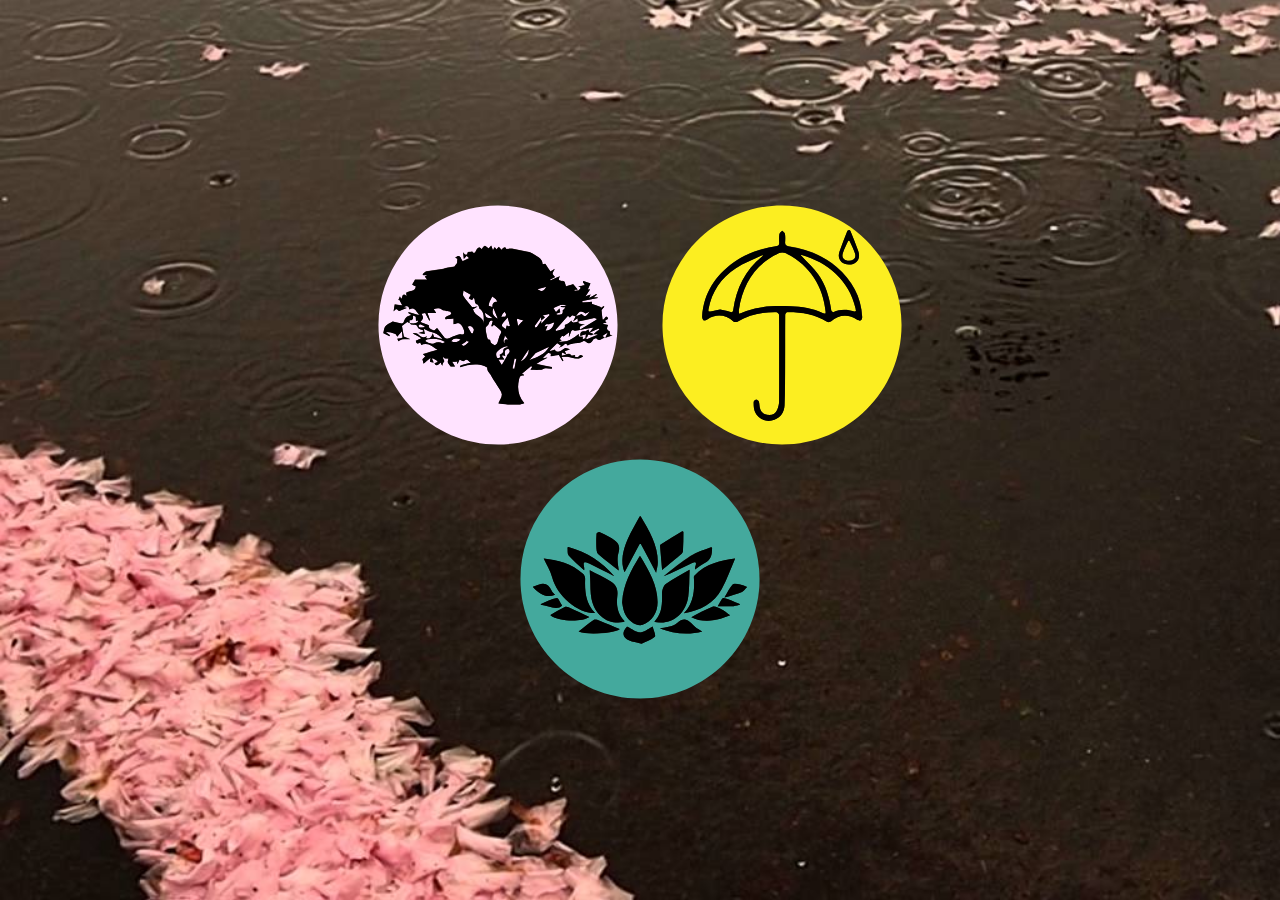
<file: index.html>
<!DOCTYPE html>
<html>
  <head>
    <meta charset="UTF-8">
    <title>Nature's Chaos</title>
    <link rel="stylesheet" href="styles/interface.css">
    <link rel="stylesheet" href="styles/main.css">
  </head>
  <body>
    <div id="container">
      <div class="content">
      	<div id="links">
        	<a href="falling-petals.html"><img id="treeIcon" src="images/interface-tree.svg" width="250" height="250"></a>
        	<a href="rain.html"><img id="rainIcon" src="images/interface-rain.svg" width="250" height="250"></a>
        	<a href="lilypads.html"><img id="lotusIcon" src="images/interface-lotus.svg" width="250" height="250"></a>
      	</div>
      </div>
    </div>
    <script type="text/javascript" src="javascript/interface.js"></script>
  </body>
</html>
</file>
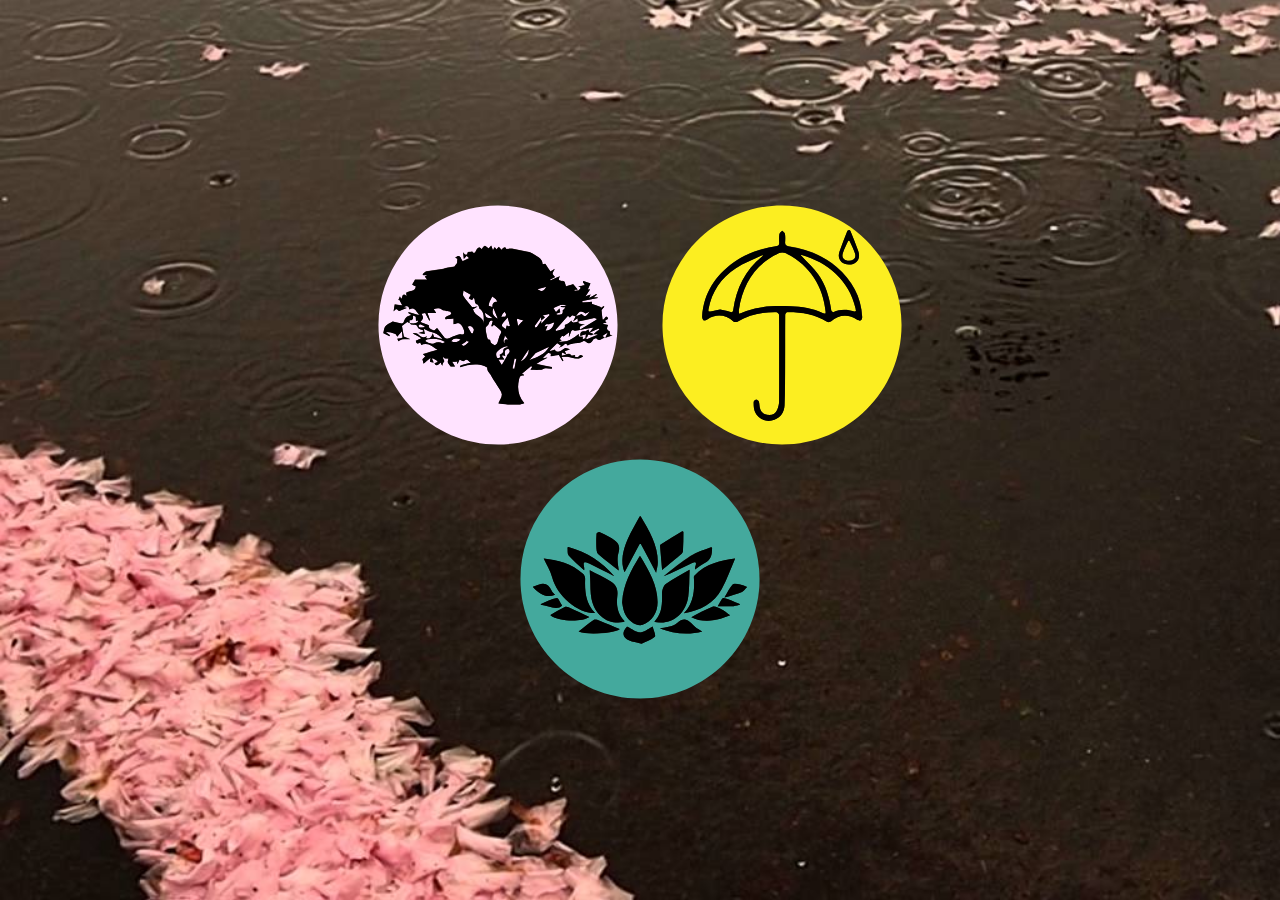
<file: interface.html>
<!DOCTYPE html>
<html>
  <head>
    <meta charset="UTF-8">
    <title>Nature's Chaos</title>
    <link rel="stylesheet" href="styles/interface.css">
    <link rel="stylesheet" href="styles/main.css">
  </head>
  <body>
    <div id="container">
      <div class="content">
      	<div id="links">
        	<a href="falling-petals.html"><img id="treeIcon" src="../images/interface-tree.svg" width="250" height="250"></a>
        	<a href="rain.html"><img id="rainIcon" src="../images/interface-rain.svg" width="250" height="250"></a>
        	<a href="lilypads.html"><img id="lotusIcon" src="../images/interface-lotus.svg" width="250" height="250"></a>
      	</div>
      </div>
    </div>
    <script type="text/javascript" src="javascript/interface.js"></script>
  </body>
</html>
</file>
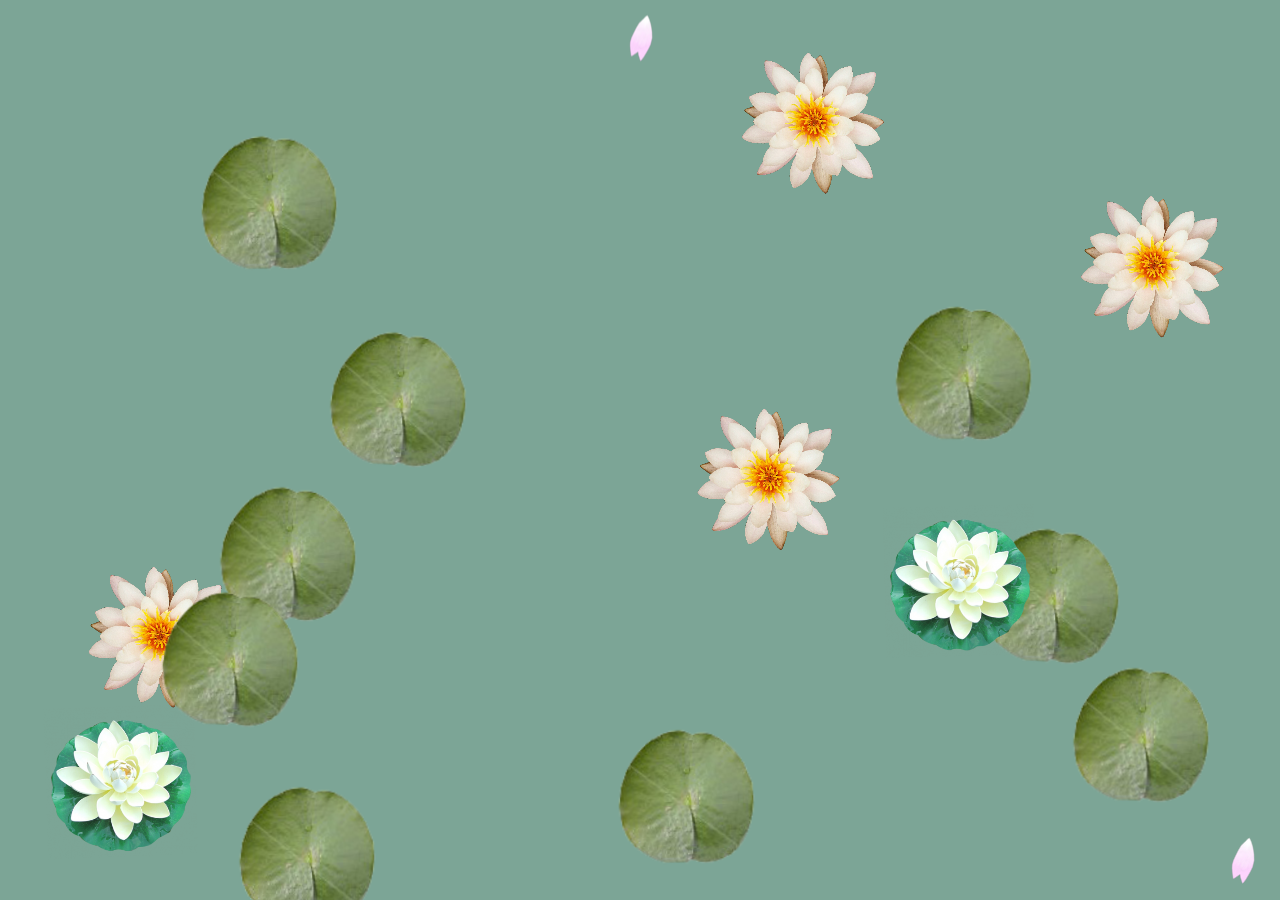
<file: lilypads.html>
<!DOCTYPE html>
<html>
  <head>
    <meta charset="UTF-8">
    <title>Lilypads</title>
    <link rel="stylesheet" href="styles/main.css">
  </head>
  <body>
    <a href="index.html"><img class="nextPage" src="images/petal.png" width="75" height="75"></a>
    
    <script src="libraries/p5.js" type="text/javascript"></script>
    <script src="libraries/p5.dom.js" type="text/javascript"></script>
    <script src="javascript/lilypads.js" type="text/javascript"></script>
  </body>
</html>
</file>
<file: styles/interface.css>
@keyframes rotateIcons {
	from {transform: rotate(0deg);}
	to {transform: rotate(360deg);}
}

body{
	background-image: url("../images/cherry-blossom-rain.jpg");
	background-size: cover;
	background-repeat: no-repeat;
	background-attachment: fixed;
}

#container{
	width: 600px;
	height: 100%;
	margin: auto;
}

.content{
	width: 600px;
	height: 500px;
	position: absolute;
	top: 50%;
	margin-top: -250px;
	animation: rotateIcons 15s linear 0s infinite;
}

#links{
	float: left;
	text-align: center;
}

img{
	margin-left: 15px;
	margin-right: 15px;
}

#treeIcon{
	animation: rotateIcons 15s linear 0s infinite;
	animation-direction: reverse;
}

#rainIcon{
	animation: rotateIcons 15s linear 0s infinite;
	animation-direction: reverse;
}

#lotusIcon{
	animation: rotateIcons 15s linear 0s infinite;
	animation-direction: reverse;
}

/* hover over icons to pause animation*/
#lotusIcon:hover{
	animation-play-state: paused;
}
#rainIcon:hover{
	animation-play-state: paused;
}
#treeIcon:hover{
	animation-play-state: paused;
}

.pauseRotation {
	animation-play-state: paused;
}

.resumeRotation{
	animation-play-state: running;
}
</file>
<file: styles/main.css>
body {
	padding: 0; 
	margin: 0;
} 

canvas {
	vertical-align: top;
} 

.nextPage{
	position: fixed;
	bottom: 0;
	right: 0;
	z-index: 100;
}
</file>
